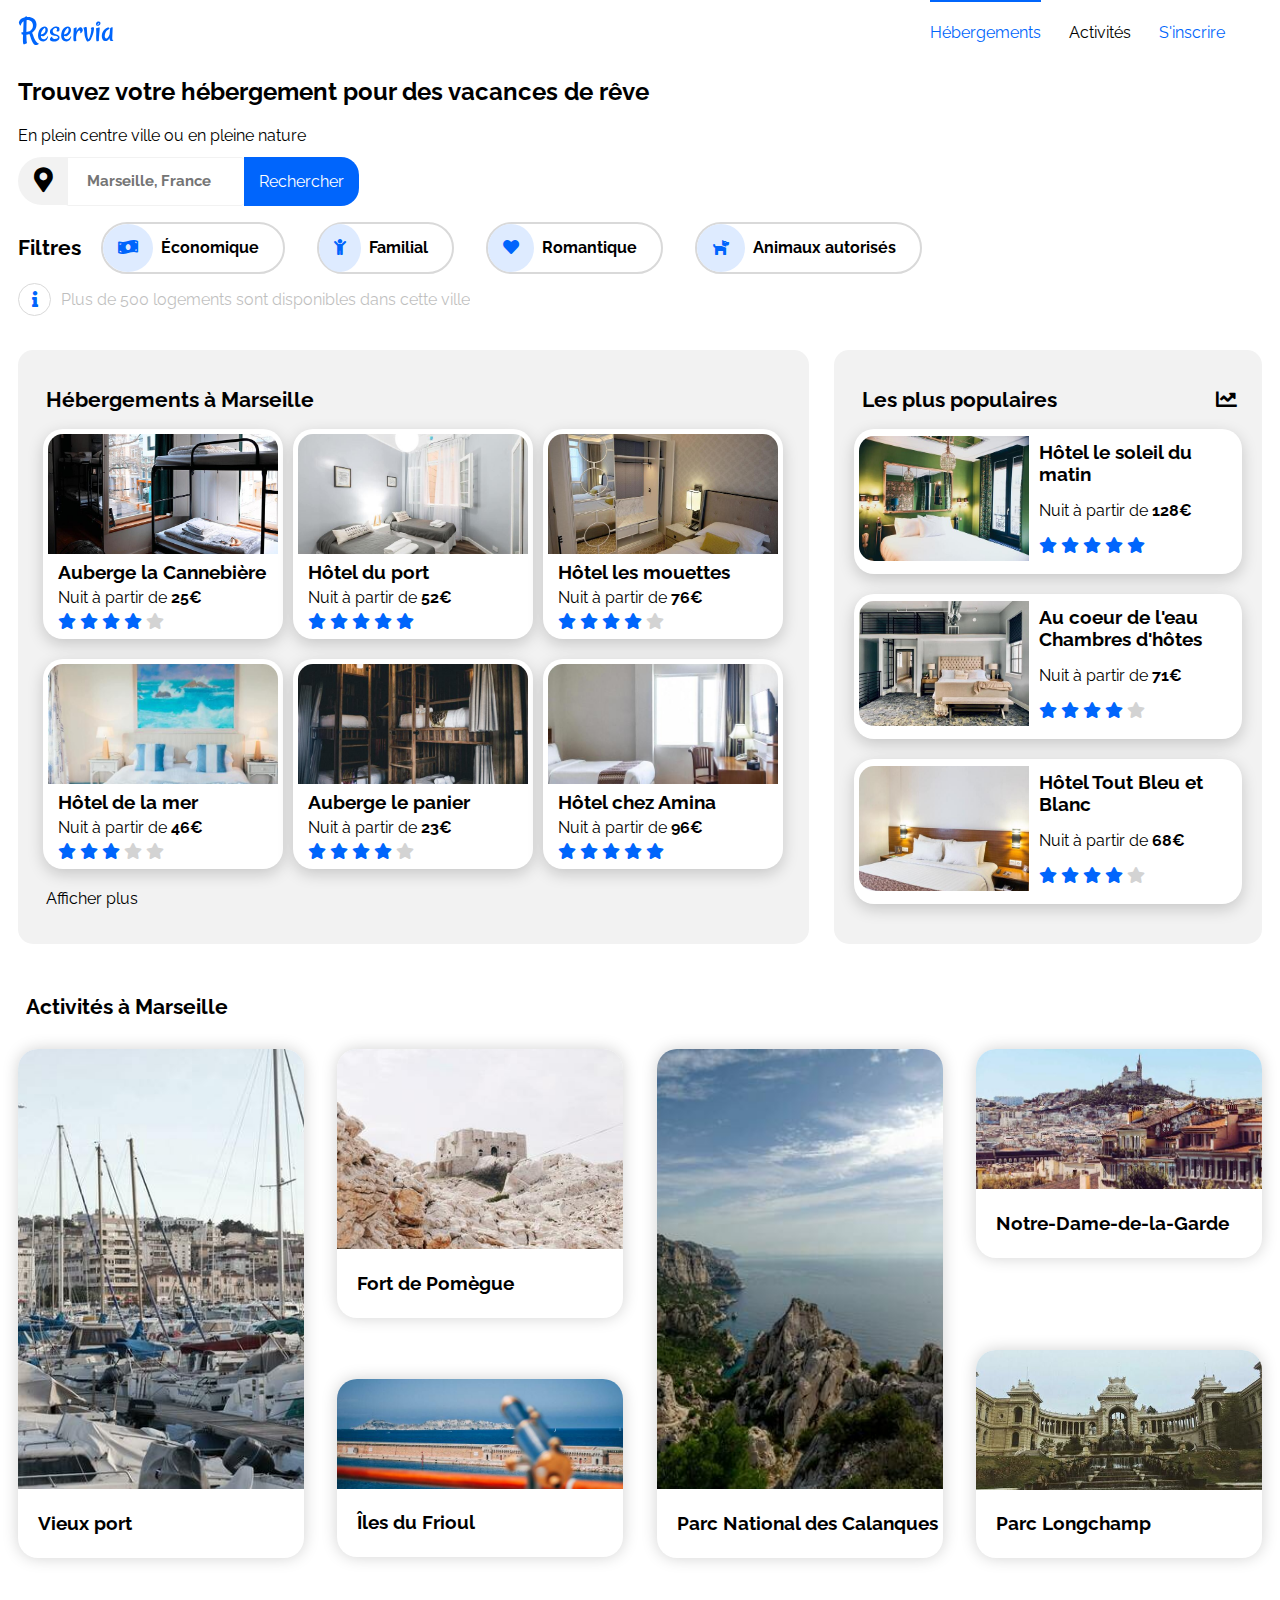
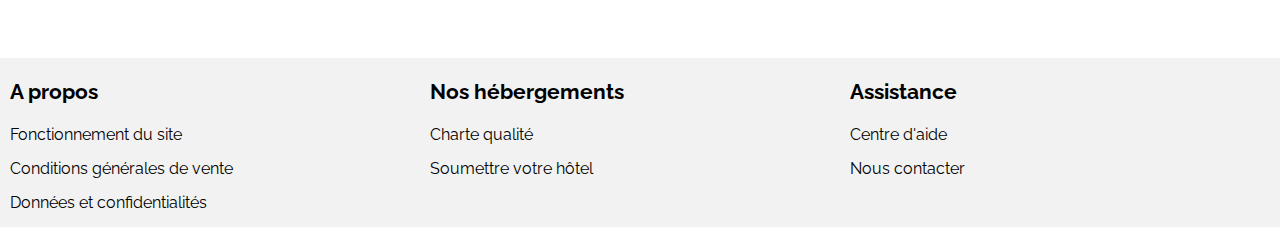
<file: index.html>
<!DOCTYPE html>
<html lang="fr">
<head>
    <meta charset="utf-8">
    <meta name="viewport" content="width=device-width, initial-scale=1.0">
    <link rel="stylesheet" href="style.css">
    <title>Réservia</title>
    <link rel="stylesheet" href="https://cdnjs.cloudflare.com/ajax/libs/font-awesome/5.15.2/css/all.min.css">
    

</head>
<body>
    <div id="blocpage">

        <!--HEADER/ PARTIE MENU NAVIGATION-->

        <header>
            <div class="containerheader">
                <div id="logo">
                    <img class="Logohaut" src="ressources/images/logo/Reservia.svg" alt="Reservia">
                </div>
                <nav class="headernav">
                    <ul>
                        <li class="active-mobile"> 
                            <a href="#Hebergements" class="active">Hébergements</a>
                        </li>

                        <li class="activites-mobile">
                            <a href="#Activites">Activités</a>
                        </li>
                    </ul>
                <div class="inscrire">
                    <a href="#">S'inscrire</a>
                </div>
                </nav>
            </div>

            <!--HEADER ET FORMULAIRE DE RECHERCHE-->

            <div class="subtext">
                <h2>Trouvez votre hébergement pour des vacances de rêve</h2>
                <p>En plein centre ville ou en pleine nature</p>
           </div>
            <div class="logosearch">
                <div class="iconemap">
                    <i class="fas fa-map-marker-alt" style="color: black;"></i>
                </div>
                <form method="post" action="traitement.php">
                    <p>
                        <input type="text" name="localisation" id="city" placeholder="Marseille, France">
                    </p>
                </form>
                <i class="fas fa-search"></i>
                    <a class="boutonderecherche" href="#">Rechercher</a>
                
            </div>

            <!--HEADER/ FILTRES-->

            <div class="filtres">
                <h2 class="titrefiltres">Filtres</h2>

                <div class="barreFiltre">
                    
                    <div class="imagefiltre">
                        <i class="fas fa-money-bill-wave icons"></i>
                    </div>
                    <span class="titre">Économique</span>
                </div>

                <div class="barreFiltre fam">
                    <div class="imagefiltre">
                        <i class="fas fa-child icons"></i>
                    </div>
                    <span class="titre">Familial</span>
                </div>

                <div class="barreFiltre">
                    <div class="imagefiltre">
                        <i class="fas fa-heart icons"></i>
                    </div>
                    <span class="titre">Romantique</span>
                </div>

                <div class="barreFiltre">
                    <div class="imagefiltre">
                        <i class="fas fa-dog icons"></i>
                    </div>
                    <span class="titre">Animaux autorisés</span>
                </div>
            </div>

            <!--HEADER/ INFORMATION-->

            <div class="info">
                <span class="fas fa-info" aria-hidden="true"></span>
                <p class="infotext">Plus de 500 logements sont disponibles dans cette ville</p>
            </div>
        </header>

        <!--CORPS PRINCIPAL DE LA PAGE/ PARTIE HEBERGEMENT-->

        <div class="hebergementetpop">
            <section id="Hebergements">
                <h2 class="titresection">Hébergements à Marseille</h2>
                <div class="hebergementmarseille">

                    <div class="hotel">
                        <a href="#">
                            <img src="ressources/images/hebergements/4_small/marcus-loke-WQJvWU_HZFo-unsplash.jpg"
                                alt="Auberge la Cannebière" class="hotelimage">
                            <h3>Auberge la Cannebière</h3>
                            <p>Nuit à partir de <strong>25€</strong>
                            </p>
                            <div class="etoiles">
                                <i class="fas fa-star blue" aria-hidden="true"></i>
                                <i class="fas fa-star blue" aria-hidden="true"></i>
                                <i class="fas fa-star blue" aria-hidden="true"></i>
                                <i class="fas fa-star blue" aria-hidden="true"></i>
                                <i class="fas fa-star grey" aria-hidden="true"></i>
                            </div>
                        </a>
                    </div>

                    <div class="hotel">
                            <a href="#">
                                <img src="ressources/images/hebergements/4_small/fred-kleber-gTbaxaVLvsg-unsplash.jpg"
                                    alt="Hôtel du Port" class="hotelimage">
                                <h3>Hôtel du port </h3>
                                <p>Nuit à partir de <strong>52€</strong></p>
                                <div class="etoiles">
                                    <i class="fas fa-star blue" aria-hidden="true"></i>
                                    <i class="fas fa-star blue" aria-hidden="true"></i>
                                    <i class="fas fa-star blue" aria-hidden="true"></i>
                                    <i class="fas fa-star blue" aria-hidden="true"></i>
                                    <i class="fas fa-star blue" aria-hidden="true"></i>                                   
                                </div>
                            </a>
                    </div>

                    <div class="hotel">
                            <a href="#">
                                <img src="ressources/images/hebergements/4_small/reisetopia-B8WIgxA_PFU-unsplash.jpg"
                                    alt="Hôtel les Mouettes" class="hotelimage">
                                <h3>Hôtel les mouettes </h3>
                                <p>Nuit à partir de <strong>76€</strong></p>
                                <div class="etoiles">
                                    <i class="fas fa-star blue" aria-hidden="true"></i>
                                    <i class="fas fa-star blue" aria-hidden="true"></i>
                                    <i class="fas fa-star blue" aria-hidden="true"></i>
                                    <i class="fas fa-star blue" aria-hidden="true"></i>
                                    <i class="fas fa-star grey" aria-hidden="true"></i>                                  
                                </div>
                            </a>
                    </div>

                    <div class="hotel">
                            <a href="#">
                                <img src="ressources/images/hebergements/4_small/annie-spratt-Eg1qcIitAuA-unsplash.jpg"
                                    alt="Hôtel de la Mer" class="hotelimage">
                                <h3>Hôtel de la mer </h3>
                                <p>Nuit à partir de <strong>46€</strong></p>
                                <div class="etoiles">
                                    <i class="fas fa-star blue" aria-hidden="true"></i>
                                    <i class="fas fa-star blue" aria-hidden="true"></i>
                                    <i class="fas fa-star blue" aria-hidden="true"></i>
                                    <i class="fas fa-star grey" aria-hidden="true"></i> 
                                    <i class="fas fa-star grey" aria-hidden="true"></i>                                  
                                </div>
                            </a>
                    </div>

                    <div class="hotel">
                            <a href="#">
                                <img src="ressources/images/hebergements/4_small/nicate-lee-kT-ZyaiwBe0-unsplash.jpg"
                                    alt="Auberge le panier" class="hotelimage">
                                <h3>Auberge le panier </h3>
                                <p>Nuit à partir de <strong>23€</strong></p>
                                <div class="etoiles">
                                    <i class="fas fa-star blue" aria-hidden="true"></i>
                                    <i class="fas fa-star blue" aria-hidden="true"></i>
                                    <i class="fas fa-star blue" aria-hidden="true"></i>
                                    <i class="fas fa-star blue" aria-hidden="true"></i>  
                                    <i class="fas fa-star grey" aria-hidden="true"></i>                                
                                </div>
                            </a>
                    </div>

                    <div class="hotel">
                            <a href="#">
                                <img src="ressources/images/hebergements/4_small/febrian-zakaria-M6S1WvfW68A-unsplash.jpg"
                                    alt="Chez Amina" class="hotelimage">
                                <h3>Hôtel chez Amina</h3>
                                <p>Nuit à partir de <strong>96€</strong></p>
                                <div class="etoiles">
                                    <i class="fas fa-star blue" aria-hidden="true"></i>
                                    <i class="fas fa-star blue" aria-hidden="true"></i>
                                    <i class="fas fa-star blue" aria-hidden="true"></i>
                                    <i class="fas fa-star blue" aria-hidden="true"></i>  
                                    <i class="fas fa-star blue" aria-hidden="true"></i>                                 
                                </div>
                            </a>
                    </div>

                    <div class="afficherplus">
                    <a href="#">Afficher plus</a>
                    </div>        

                </div>
            </section>

            <!-- CORPS PRINCIPAL DE LA PAGE/ PARTIE HEBERGEMENTS POPULAIRES-->
    
            <section id="pluspopulaires">
                <h2 class="titresection2">Les plus populaires
                    <i class="fas fa-chart-line" aria-hidden="true" style="margin-top: 3px;"></i>
                </h2>
                <div class="hebergementspop">
                <div class="hotelpop">

                        <a href="#">
                            <img src="ressources/images/hebergements/4_small/emile-guillemot-Bj_rcSC5XfE-unsplash.jpg"
                            alt="Hôtel le Soleil du matin" class="popimage">
                            <h3>Hôtel le soleil du matin</h3>
                            <p>Nuit à partir de <strong>128€</strong></p>
                            <div class="etoilespop">
                                <i class="fas fa-star blue" aria-hidden="true"></i>
                                <i class="fas fa-star blue" aria-hidden="true"></i>
                                <i class="fas fa-star blue" aria-hidden="true"></i>
                                <i class="fas fa-star blue" aria-hidden="true"></i>
                                <i class="fas fa-star blue" aria-hidden="true"></i>
                            </div>                          
                        </a>
                </div>

                <div class="hotelpop">
                        <a href="#">
                            <img src="ressources/images/hebergements/4_small/aw-creative-VGs8z60yT2c-unsplash.jpg"
                            alt="Hôtel au coeur de l'eau" class="popimage">
                            <h3>Au coeur de l'eau
                                Chambres d'hôtes</h3>
                            <p>Nuit à partir de <strong>71€</strong></p>
                            <div class="etoilespop">
                                <i class="fas fa-star blue" aria-hidden="true"></i>
                                <i class="fas fa-star blue" aria-hidden="true"></i>
                                <i class="fas fa-star blue" aria-hidden="true"></i>
                                <i class="fas fa-star blue" aria-hidden="true"></i>
                                <i class="fas fa-star grey" aria-hidden="true"></i>
                            </div>                           
                        </a>          
                </div>

                <div class="hotelpop">
                        <a href="#">
                            <img src="ressources/images/hebergements/4_small/febrian-zakaria-sjvU0THccQA-unsplash.jpg"
                            alt="Hôtel tout bleu et blanc" class="popimage">
                            <h3>Hôtel Tout Bleu et
                                Blanc</h3>
                            <p>Nuit à partir de <strong>68€</strong></p>
                            <div class="etoilespop">
                                <i class="fas fa-star blue" aria-hidden="true"></i>
                                <i class="fas fa-star blue" aria-hidden="true"></i>
                                <i class="fas fa-star blue" aria-hidden="true"></i>
                                <i class="fas fa-star blue" aria-hidden="true"></i>
                                <i class="fas fa-star grey" aria-hidden="true"></i>
                            </div>                           
                        </a>
                </div>
                </div>

            </section> <!-- FERMETURE SECTION PLUSPOPULAIRES-->
        </div> <!-- FERMETURE DIV HERBEGEMENTETPOP -->

        <!-- CORPS SECONDAIRE DE LA PAGE/ PARTIE ACTIVITES-->

        <section id="Activites" style="margin-left: 18px; margin-right: 18px;">
            <h2 class="titresection">Activités à Marseille</h2>
            <div class="containerActivites">

                <div class="blocActivite Activite">
                    <a href="#">
                        <img src="ressources/images/activites/4_small/reno-laithienne-QUgJhdY5Fyk-unsplash.jpg" alt="Vieux Port" class="activite1et4img">
                        <div class="nomactivite">
                            <h3>Vieux port</h3>
                        </div>
                    </a>
                </div>
        
                <div class="blocActivite">
                    <div class="Activite Activite2">
                        <a href="#">
                            <img src="ressources/images/activites/4_small/paul-hermann-QFTrLdQIRhI-unsplash.jpg" alt="Fort Pomegues" class="activite2img">
                            <div class="nomactivite">
                                <h3>Fort de Pomègue</h3>
                            </div>
                        </a>
                    </div>
                    
                    <div class="Activite Activite3">
                        <a href="#">
                            <img src="ressources/images/activites/4_small/kevin-hikari-rV_Qd1l-VXg-unsplash.jpg" alt="ile frioul" class="activite3img">
                            <div class="nomactivite">
                                <h3>Îles du Frioul</h3>
                            </div>
                        </a>
                    </div>
                </div>

                <div class="blocActivite Activite">
                    <a href="#">
                        <img src="ressources/images/activites/4_small/kilyan-sockalingum-NR8-cBCN3aI-unsplash.jpg" alt="Parc Calanques" class="activite1et4img">
                        <div class="nomactivite">
                            <h3>Parc National des Calanques</h3>
                        </div>
                    </a>
                </div>

                <div class="blocActivite">
                    <div class="Activite Activite5">
                        <a href="#">
                            <img src="ressources/images/activites/4_small/florian-wehde-xW9e8gdotxI-unsplash.jpg" alt="Notre Dame de la Garde" class="activite5img">
                            <div class="nomactivite">
                                <h3>Notre-Dame-de-la-Garde</h3>
                            </div>
                        </a>
                    </div>

                    <div class="Activite Activite6">
                        <a href="#">
                            <img src="ressources/images/activites/4_small/lena-paulin-wH2-EJoDcV0-unsplash.jpg" alt="Parc Longchamp" class="activite6img">
                            <div class="nomactivite">
                                <h3>Parc Longchamp</h3>
                            </div>
                        </a>
                    </div>
                </div>
            </div>
        </section> <!-- FERMETURE SECTION ACTIVITES -->
        
        <!--FOOTER-->

        <footer>
            <div class="blockFooter">

                <div class="interieurblockFooter">
                    <h3 class="footerTitre">A propos</h3>
                    <a href="#" class="lignesFooter">Fonctionnement du site</a>
                    <a href="#" class="lignesFooter">Conditions générales de vente</a>
                    <a href="#" class="lignesFooter">Données et confidentialités</a>
                </div>

                <div class="interieurblockFooter">
                    <h3 class="footerTitre">Nos hébergements</h3>
                    <a href="#" class="lignesFooter">Charte qualité</a>
                    <a href="#" class="lignesFooter">Soumettre votre hôtel</a>
                </div>
                
                <div class="interieurblockFooter">
                    <h3 class="footerTitre">Assistance</h3>
                    <a href="#" class="lignesFooter">Centre d'aide</a>
                    <a href="#" class="lignesFooter">Nous contacter</a>
                </div>
            </div>
        </footer>
    </div> <!--FERMETURE DIV BLOCPAGE-->
    <script src="https://code.jquery.com/jquery-3.6.0.slim.min.js" integrity="sha256-u7e5khyithlIdTpu22PHhENmPcRdFiHRjhAuHcs05RI=" crossorigin="anonymous"></script>
   <!--script pour mac car margin imput différente -->
   <script>if (navigator.userAgent.indexOf('Mac OS X') != -1) {
        $("body").addClass("mac-os");
      } else {
        $("body").addClass("pc");
      }</script> 

</body>
</html>
</file>
<file: style.css>
/* PARAMETRES GENERAUX DE POLICE */

@import url('https://fonts.googleapis.com/css2?family=Raleway:wght@500&display=swap');




h1,
h2,
h3,
a {
  font-family: "Raleway";
}

p {
  font-family: "Raleway";
}

body{
  margin-left: 0px;
  margin-right: 0px;
}



/* PARAMETRES DE LA PAGE */

#blocpage {
  margin: auto;
  width: 100%;
}

/* PARAMETRES DU HEADER */

/* le conteneur */

.containerheader {
  display: flex;
  flex-direction: row;
  justify-content: space-between;
  align-items: center;
}

.headernav {
  display: flex;
  margin-right: 3%;
}


header ul {
  display: flex;
  list-style: none;
  padding: 0;
  margin: 0;
  margin-left: auto;
  color: #0065fc;
}

header ul li a:hover  {
  border-top: 2px solid #0065fc;
  padding-top: 21px;
  color: #0065fc;
}
header{
  margin: 0px 18px 0px 18px;
}

.active  {
  border-top: 2px solid #0065fc;
  padding-top: 21px;
  color: #0065fc;
}

header ul li {
  margin-left: 28px;
}

a {
  text-decoration: none;
  color: black;
}

.inscrire a {
  color: #0065fc;
  margin-right: 0%;
}

.inscrire a:hover {
  border-top: 2px solid #0065fc;
  padding-top: 21px;
}

.inscrire {
  padding-left: 28px;
}

/* le texte d'accroche */

.subtext {
  margin-bottom: -35px;
}

/* le formulaire de recherche */

.logosearch {
  display: inline-flex;
  margin-top: 15px;
  align-items: center;
}


.iconemap {
  font-size: 25px;
  background-color: #f2f2f2;
  border-radius: 1em 0 0 1em;
  padding: 10px 10px;
  width: 30px;
  text-align: center;
  z-index: 1;
}

input {
  padding: 10px;
  border-radius: 5px;
  font-weight: bold;
  font-family: "Raleway", "Sans serif";
  border-right: none;
  border-left: none;
  border-top: #f2f2f2 1px solid;
  border-bottom: #f2f2f2 1px solid;
  padding: 0 1.5em;
  width: 60%;
  height: 47px;
  font-size: 15px;
  margin-left: -4px;
}

.boutonderecherche {
  border-radius: 0px 18px 18px 0;
  padding: 15px;
  background-color: #0065fc;
  color: white;
  margin-left: -66px;
}

@-moz-document url-prefix()
{.boutonderecherche {margin-left: -74px;}}



/* Mise en forme des filtres*/

.titrefiltres {
  font-size: 1.3em;
  margin: 0 20px 0 0;
}

.titre {
  font-family: "Raleway", "Sans serif";
  font-weight: bold;
  padding-right: 1.5em;
  padding-left: 0.5em;
  cursor: pointer;
}

.barreFiltre:hover {
  background: #0065fc;
  color: #fff;
  transition: 0.4s ease-in-out;
  cursor: pointer;
}

.barreFiltre {
  display: flex;
  align-items: center;
  margin-right: 2em;
  border: 2px solid #d9d9d9;
  border-radius: 2em;
  font-weight: bold;
}

.filtres {
  display: flex;
  align-items: center;
}

.imagefiltre {
  padding: 15px 15px;
  border-radius: 50%;
  background-color: #DEEBFF;
}

.fas {
  color: #0065fc;
}


/* la ligne information */

.info {
  display: flex;
}

.fa-info {
  text-align: center;
  border-radius: 100%;
  height: 33px;
  width: 33px;
  border: solid 1px #d9d9d9;
  padding: 7px;
  box-sizing: border-box;
  margin-top: 9px;
}

.infotext {
  padding-left: 10px;
  opacity: 25%;
}

/* PARAMETRES HEBERGEMENT ET POPULAIRES */

.hebergementetpop {
  display: flex;
  margin: 25px 18px 50px 18px;
}

/* PARAMETRES HEBERGEMENTS */

#Hebergements {
  background-color: #f2f2f2;
  border-radius: 15px;
  width: 62%;
  padding: 20px;
  margin-right: 25px;
}

.hebergementmarseille {
  display: flex;
  flex-wrap: wrap;
}

.hotel {
  width: calc(33.3% - 10px); /* MOYEN D'ADAPTER TOUTE LA LARGEUR AUTOMATIQUEMENT*/
  background: white;
  border-radius: 20px;
  padding: 5px;
  box-sizing: border-box; /* MOYEN d'ALIGNER LA LIGNE DANS MON BLOC HERBGEMENTSMARSEILLE */
  margin: 0 5px 20px 5px;
  box-shadow: 0 5px 16px #0000002e;
  -webkit-transition: all 1s ease; /* Safari et Chrome */
  -moz-transition: all 1s ease; /* Firefox */
  -ms-transition: all 1s ease; /* Internet Explorer 9 */
  -o-transition: all 1s ease; /* Opera */
  transition: all 1s ease;
}

.hotel:hover {
  -webkit-transform: scale(1.05); /* Safari et Chrome */
  -moz-transform: scale(1.05); /* Firefox */
  -ms-transform: scale(1.05); /* Internet Explorer 9 */
  -o-transform: scale(1.05); /* Opera */
  transform: scale(1.05);
}

.hotel img {
  border-radius: 15px 15px 0px 0px;
  width: 100%;
  height: 120px;
  object-fit: cover;
}

.hotel p {
  margin: 5px 10px;
}

.hotel h3 {
  margin: 3px 10px;
}

.etoiles {
  margin: 3px 10px;
}

.afficherplus{
  padding-left: 8px;

}

.afficherplus a:hover {
  color: #0065fc;
}


/* PARAMETRES HEBERGEMENTS POPULAIRES */

#pluspopulaires {
  background-color: #f2f2f2;
  border-radius: 15px;
  width: 32%;
  padding: 20px;
}



.hotelpop {
  background: white;
  border-radius: 20px;
  padding: 5px;
  box-sizing: border-box;
  margin: 0px 0px 20px 0px;
  height: 145px;
  box-shadow: 0 5px 16px #0000002e;
  /* La transition s'applique à la fois sur la largeur et la hauteur, avec une durée d'une seconde. */
  -webkit-transition: all 1s ease; /* Safari et Chrome */
  -moz-transition: all 1s ease; /* Firefox */
  -ms-transition: all 1s ease; /* Internet Explorer 9 */
  -o-transition: all 1s ease; /* Opera */
  transition: all 1s ease;
}

.hotelpop:hover {
  /* L'image est zoomé au survol */

  -webkit-transform: scale(1.15); /* Safari et Chrome */
  -moz-transform: scale(1.15); /* Firefox */
  -ms-transform: scale(1.15); /* Internet Explorer 9 */
  -o-transform: scale(1.15); /* Opera */
  transform: scale(1.15);
}

.popimage {
  transition-duration: 0.1s;
  float: left;
  width: 45%;
  height: 92%;
  border-radius: 15px 0 0 15px;
  margin: 2px 10px 2px 0px;
  object-fit: cover;
}

.fa-chart-line {
  position: absolute;
  right: 43px;
  margin-top: -17px;
  color: black;
}

.grey {
  color: lightgrey;
}

.hotelpop h3 {
  margin: 7px;
}

/* PARAMETRES DE LA SECTION ACTIVITE */

.containerActivites {
  display: flex;
  flex-wrap: wrap;
  justify-content: space-between;
  margin: 30px 0px 100px 0px  ;
}

.blocActivite {
  width: 23%;
}

.Activite {
  border-radius: 1.25em;
  box-shadow: 0 0 16px #0000002e;
}

.Activite:hover {
  /* L'image est zoomé au survol */

  -webkit-transform: scale(1.05); /* Safari et Chrome */
  -moz-transform: scale(1.05); /* Firefox */
  -ms-transform: scale(1.05); /* Internet Explorer 9 */
  -o-transform: scale(1.05); /* Opera */
  transform: scale(1.05);
}

.titresection {
  color: black;
  font-size: 1.3em;
  padding-left: 8px;
}

.titresection2{
    font-size: 1.3em;
  padding-left: 8px;

}

.Activite img {
  width: 100%;
  object-fit: cover;
  border-radius: 1.25em 1.25em 0 0;
}

.activite1et4img {
  height: 440px;
}

.activite2img {
  height: 200px;
}

.activite3img {
  height: 110px;
}

.activite5img {
  height: 140px;
}

.activite6img {
  height: 140px;
}

.nomactivite {
  padding: 0 0px 5px 20px;
}

.Activite2 {
  margin: 0px 0px 61px;
}

.Activite5 {
  margin: 0px 0px 92px;
}

/* PARAMETRES DU FOOTER */

footer {
  background-color: #f2f2f2;
  width: 100%;
}

footer a:hover{
  color: #0065fc;

}
.blockFooter {
  display: flex;
  max-width: 100%;
  padding: 0 10px;
}

.interieurblockFooter {
  width: 40%;
}

.footerTitre {
  font-size: 1.3em;
  font-weight: bold;
}

.lignesFooter {
  color: black;
  display: block;
  margin: 15px 0;
}













          /*RESPONSIVE MOBILES*/

@media (min-width: 300px) and (max-width: 767px) /* SMARTPHONES */ {
  /* PARAMETRES GENERAUX */

  h2 {
    /*font-family: 'Raleway-Semibold';*/
    font-size: 20px;
    font-weight: bold;
  }

  H3 {
    font-size: 16px;
  }

  /* HEADER */

  header {
    margin: 0;
    width: 100%;
    padding-left: 5px;
  }

  .containerheader {
    display: grid;
    padding-top: 5px;
  }

  /* HEADER MENU */

  .inscrire {
    position: ABSOLUTE;
    top: 29px;
    right: 30px;
  }

  nav {
    display: flex;
    justify-content: space-around;
    align-items: center;
    width: 100%;
    margin-top: 2px;
  }

  nav ul {
    border-bottom: 2px solid #f2f2f2;
  }

  header ul li {
    margin-left: 0;
    padding: 10px 72px 7px 30px;
  }

  header ul li a:hover {
    border-bottom: 2px solid #0065fc;
    border-top: none;
    padding-bottom: 5px;
  }

  .logosearch a{
    display: none;
  }

  .fa-search{
    border-radius: 18px 18px 18px 18px;
    padding: 18px;
    background-color: #0065fc;
    color: white;
    margin-left: -45px;
    cursor: pointer; 
  }

  @-moz-document url-prefix()
{.fa-search {margin-left: -60px;}} 

  .active  {
    border-top: none;
    padding-bottom: 7px;
    color: #0065fc;
  }

  .active-mobile{
    border-bottom: 2px solid #0065fc;
    width: 82px;
  }

  .activites-mobile{
    padding-left: 55px;
  }

  /* FILTRES */

  .filtres {
    display: grid;
  }

  .titrefiltres {
    margin-bottom: 10px;
  }

  .barreFiltre {
    width: 50%;
    margin-bottom: 10px;
  }


  /* HEBERGEMENTS ET POPULAIRES */

  .hebergementetpop {
    display: flex;
    flex-direction: column;
  }

  /* PARAMETRES HEBERGEMENTS */

  #Hebergements {
    width: 100%;
    order: 2;
    width: 100%;
    margin-top: 5%;
    padding: 0;
  }

  .hebergementmarseille {
    display: flex;
    flex-direction: column;
  }

  .hotel {
    width: 95%;
    height: 210px;
    font-size: 14px;
  }

  .hotelpop {
    width: 95%;
    padding: 5px;
    margin: 8px;
    font-size: 14px;
  }

  /* PARAMETRES HEBERGEMENTS POPULAIRES */

  #pluspopulaires {
    width: 100%;
    padding: 0;
    order: 1;
  }
  
  .fa-chart-line {
    margin: 0px;
  }

  /* PARAMETRES ACTIVITES */

  .containerActivites {
    display: grid;
    height: auto;
    margin-bottom: 25px;
    justify-content: normal;
  }

  .blocActivite {
    width: auto;
  }

  .Activite img {
    width: 100%;
    height: 120px;
  }

  .Activite {
    margin-bottom: 38%;
    height: 70px;
  }

  .nomactivite {
    padding: 8px 0px 5px 20px;
    border-radius: 0 0 1.25em 1.25em;
    box-shadow: 0 5px 16px #0000002e;
    margin-top: -12px;
  }

  /* FOOTER*/

  .blockFooter {
    display: grid;
  }

  .interieurblockFooter {
    width: auto;
  }
}









         /* RESPONSIVE TABLETTE */

@media (min-width: 768px) and (max-width: 1024px) /* TABLETTE */ {
  /* TEXTE DU HEADER */
  .subtext {
    text-align: center;
    margin-bottom: 15px;
  }

  /* FORMULAIRE DE RECHERCHE */

  .logosearch {
    position: relative;
    left: 50%;
    transform: translateX(-50%);
    margin-bottom: 5px;
    margin-top: -15px;
  }

  /* FILTRES */
  .filtres {
    align-items: center;
    width: 100%;
  }

  .titre {
    font-size: 12px;
  }

  .barreFiltre {
    width: 18%;
  }

 
  /* HEBERGEMENTS ET POPULAIRES */

  .hebergementetpop {
    margin: 25px 0 50px;
    display: FLEX;
    flex-direction: column;
  }

  .titresection {
    text-align: center;
    padding-bottom: 5px;
  }

  /* PARAMETRES HEBERGEMENTS */

  #Hebergements {
    width: 100%;
    position: relative;
    left: 50%;
    transform: translateX(-50%); /*centré dans l'élément parent*/
    margin-bottom: 20px;
    border-radius: 0;
    order: 2;

  }

  /* PARAMETRES HEBERGEMENTS POPULAIRES */

  #pluspopulaires {
    width: 100%;
    position: relative;
    left: 50%;
    transform: translateX(-50%);
    display: grid;
    order: 1;

  }
</file>
